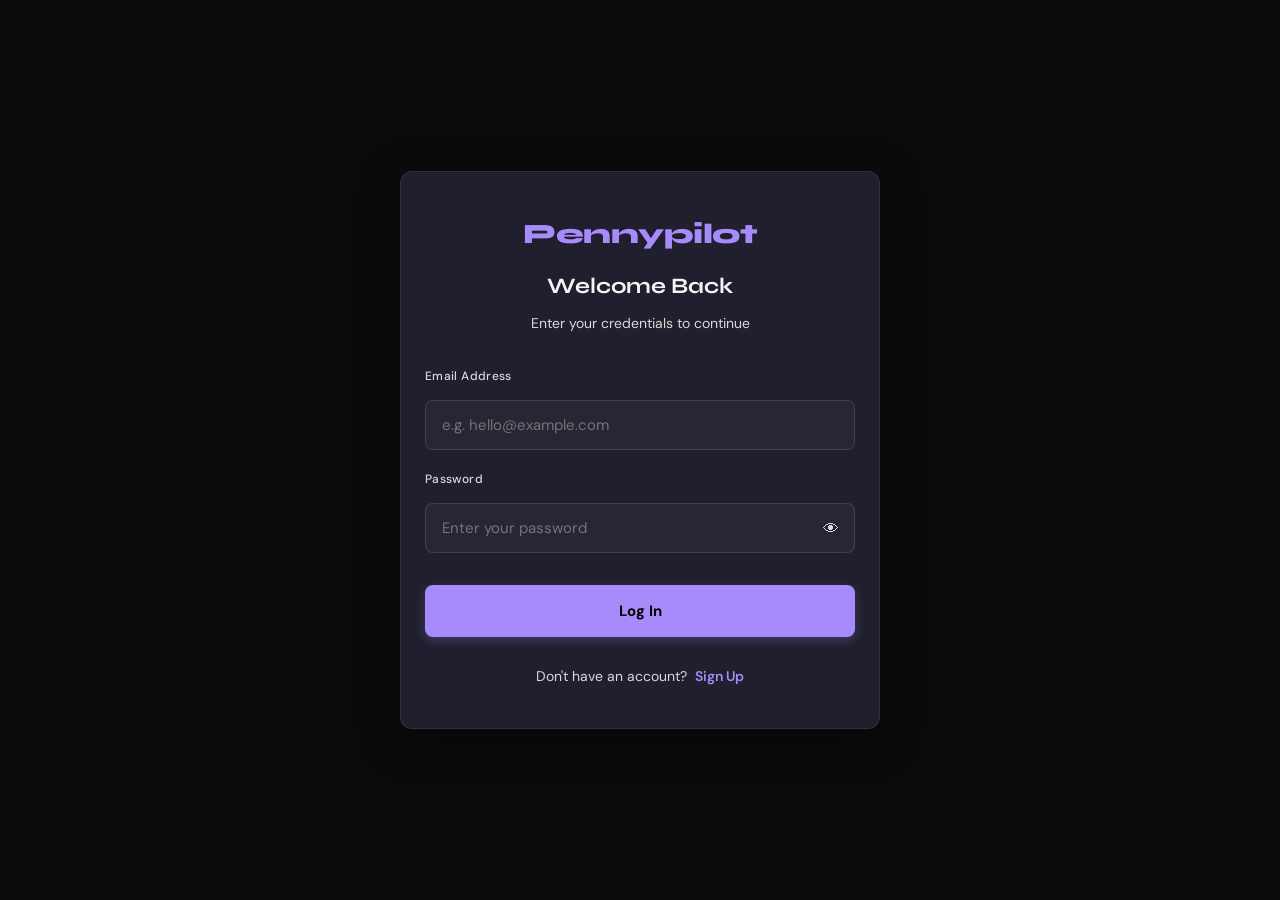
<file: index.html>
<!DOCTYPE html>
<html lang="en">

<head>
  <meta charset="UTF-8" />
  <meta name="viewport" content="width=device-width, initial-scale=1.0" />
  <title>Pennypilot — Financial Planning System</title>
  <link rel="stylesheet" href="styles.css" />
  <link rel="preconnect" href="https://fonts.googleapis.com" />
  <link
    href="https://fonts.googleapis.com/css2?family=Syne:wght@400;600;700;800&family=DM+Sans:wght@300;400;500&display=swap"
    rel="stylesheet" />
  <!-- FontAwesome CDN -->
  <link rel="stylesheet" href="https://cdnjs.cloudflare.com/ajax/libs/font-awesome/6.5.1/css/all.min.css"
    integrity="sha512-DTOQO9RWCH3ppGqcWaEA1BIZOC6xxalwEsw9c2QQeAIftl+Vegovlnee1c9QX4TctnWMn13TZye+giMm8e2LwA=="
    crossorigin="anonymous" referrerpolicy="no-referrer" />
  <!-- Icons8 Line Awesome CDN -->
  <link rel="stylesheet"
    href="https://maxst.icons8.com/vue-static/landings/line-awesome/line-awesome/1.3.0/css/line-awesome.min.css">
</head>

<body>


  <!-- ===== MAIN WRAPPER ===== -->
  <div class="main-wrapper">

    <!-- TOP NAV -->
    <header class="topnav">
      <div class="topnav-left">
        <div class="avatar nav-item" id="menuToggle" aria-label="User Profile" role="button" tabindex="0"
          data-page="profile">AJ</div>
        <div class="greeting-text">
          <span class="greeting-time" id="greetingTime">Good Morning,</span>
          <span class="greeting-name" id="greetingName">AJ Doe</span>
        </div>
      </div>
      <div class="topnav-right">
        <button class="icon-btn nav-item" data-page="support" aria-label="Support Center">
          <span class="notif-icon"><i class="las la-headset"></i></span>
        </button>
        <button class="icon-btn notif-btn nav-item" data-page="alerts" aria-label="Notifications">
          <span class="notif-icon"><i class="las la-bell"></i></span>
          <span class="notif-dot"></span>
        </button>
      </div>
    </header>

    <!-- ===== CONTENT AREA ===== -->
    <main class="content" id="mainContent">

      <!-- ========== PAGE: HOME ========== -->
      <section class="page active" id="page-home">

        <!-- Alert Banner -->
        <div class="alert-banner warning" id="alertBanner" style="display: none;">
          <span class="alert-icon"><i class="las la-exclamation-triangle"></i></span>
          <span>Financial status insights will appear here.</span>
          <button class="alert-dismiss" onclick="this.parentElement.style.display='none'">✕</button>
        </div>

        <!-- Top Cards Grid -->
        <div class="cards-grid cards-grid--top">

          <!-- Balance Card -->
          <div class="card card--balance">
            <div style="display:flex; justify-content:space-between; align-items:center; margin-bottom: 4px;">
              <span class="card-label" style="margin-bottom: 0;">Available Balance</span>
              <div class="status-badge safe" id="financialStatus"
                style="margin-top: 0; font-size: 10px; padding: 2px 8px;">● Safe</div>
            </div>
            <div style="display:flex; justify-content:space-between; align-items:center;">
              <div class="card-amount" id="dashBalance" data-amount="0" style="margin-bottom: 0; line-height: 1;">$
                0</div>
              <button id="toggleBalanceBtn" style="color:var(--text-secondary); font-size:18px;"><i
                  class="las la-eye"></i></button>
            </div>
          </div>

          <!-- Upcoming Cashflow -->
          <div class="card">
            <div class="card-label">Upcoming Cashflow</div>
            <div style="display:flex; justify-content:space-between; margin-bottom: 8px;">
              <div class="card-amount" style="font-size: 14px; font-weight: 500; color: var(--green);"
                id="upcomingIncAmt">+ $ 0</div>
              <div class="card-amount card-amount--warn" style="font-size: 14px; font-weight: 500;" id="upcomingExpAmt">
                - $ 0</div>
            </div>
            <div class="card-sub">Next 7 days</div>
            <ul class="upcoming-list" id="dashUpcomingList">
            </ul>
          </div>

          <!-- Quick Stats -->
          <div class="card">
            <div class="card-label">This Month</div>
            <div class="quick-stats">
              <div class="stat-row">
                <span class="stat-label">Income</span>
                <span class="stat-value income">+ $ 0</span>
              </div>
              <div class="stat-row">
                <span class="stat-label">Expenses</span>
                <span class="stat-value expense">− $ 0</span>
              </div>
              <div class="stat-row stat-row--total">
                <span class="stat-label">Net</span>
                <span class="stat-value">$ 0</span>
              </div>
            </div>
          </div>

        </div>

        <!-- Chart Section -->
        <div class="card chart-card">
          <div class="card-header-row">
            <span class="card-label">Income vs Expenses — Last 6 Weeks</span>
            <span class="chart-legend">
              <span class="legend-dot" style="background:var(--accent)"></span> Income
              <span class="legend-dot" style="background:#f87171"></span> Expenses
            </span>
          </div>
          <div class="chart-container">
            <canvas id="dashChart" width="600" height="200"></canvas>
          </div>
        </div>

        <!-- Savings Snapshot -->
        <div class="card">
          <div class="card-label">Savings Snapshot</div>
          <div class="envelope-mini-list" id="dashEnvelopesList">
          </div>
        </div>

      </section>

      <!-- ========== PAGE: INCOME ========== -->
      <section class="page" id="page-income">

        <div class="card form-card">
          <div class="card-label">Log New Income</div>
          <form id="incomeForm" class="app-form" onsubmit="return false;">
            <div class="form-row">
              <div class="form-group">
                <label for="incomeAmount">Amount ($)</label>
                <input type="number" id="incomeAmount" placeholder="e.g. 150000" min="0" />
              </div>
              <div class="form-group">
                <label for="incomeSource">Source</label>
                <select id="incomeSource">
                  <option value="">Select source</option>
                  <option>Freelance / Contract</option>
                  <option>Client Payment</option>
                  <option>Business Revenue</option>
                  <option>Rental Income</option>
                  <option>Dividends</option>
                  <option>Other</option>
                </select>
              </div>
            </div>
            <div class="form-row">
              <div class="form-group">
                <label for="incomeDate">Date</label>
                <input type="date" id="incomeDate" />
              </div>
              <div class="form-group">
                <label for="incomeNotes">Notes (optional)</label>
                <input type="text" id="incomeNotes" placeholder="e.g. Project X milestone" />
              </div>
            </div>
            <button type="button" class="btn btn--primary" onclick="addIncome()">+ Add Income</button>
          </form>
        </div>

        <div class="card">
          <div class="card-label">Income History</div>
          <div class="table-wrapper">
            <table class="data-table" id="incomeTable">
              <thead>
                <tr>
                  <th>Date</th>
                  <th>Source</th>
                  <th>Amount</th>
                  <th>Notes</th>
                  <th>Actions</th>
                </tr>
              </thead>
              <tbody id="incomeTableBody">
              </tbody>
            </table>
          </div>
        </div>

      </section>

      <!-- ========== PAGE: EXPENSES ========== -->
      <section class="page" id="page-expenses">

        <div class="card form-card">
          <div class="card-label">Add Expense</div>
          <form class="app-form" onsubmit="return false;">
            <div class="form-row">
              <div class="form-group">
                <label for="expenseName">Expense Name</label>
                <input type="text" id="expenseName" placeholder="e.g. Rent" />
              </div>
              <div class="form-group">
                <label for="expenseAmount">Amount ($)</label>
                <input type="number" id="expenseAmount" placeholder="e.g. 60000" />
              </div>
            </div>
            <div class="form-row">
              <div class="form-group">
                <label for="expenseDue">Due Date</label>
                <input type="date" id="expenseDue" />
              </div>
              <div class="form-group">
                <label for="expenseCategory">Category</label>
                <select id="expenseCategory">
                  <option>Housing</option>
                  <option>Food</option>
                  <option>Transport</option>
                  <option>Utilities</option>
                  <option>Subscriptions</option>
                  <option>Healthcare</option>
                  <option>Other</option>
                </select>
              </div>
            </div>
            <div class="form-row form-row--check">
              <label class="toggle-label">
                <input type="checkbox" id="isRecurring" class="toggle-input" />
                <span class="toggle-switch"></span>
                Recurring expense
              </label>
            </div>
            <button type="button" class="btn btn--primary" onclick="addExpense()">+ Add Expense</button>
          </form>
        </div>

        <!-- Expense Timeline -->
        <div class="card">
          <div class="card-label">Upcoming Expenses</div>
          <div class="expense-list" id="expenseList">
          </div>
        </div>

      </section>

      <!-- ========== PAGE: SAVINGS ENVELOPES ========== -->
      <section class="page" id="page-savings">

        <div class="page-actions">
          <button class="btn btn--primary" onclick="openEnvelopeModal()">+ Create Envelope</button>
        </div>

        <div class="envelopes-grid" id="envelopesGrid">
        </div>

        <!-- Create Envelope Modal -->
        <div class="modal-overlay" id="envelopeModal">
          <div class="modal">
            <div class="modal-header">
              <span class="card-label">New Savings Envelope</span>
              <button class="modal-close" onclick="closeEnvelopeModal()">✕</button>
            </div>
            <form class="app-form" onsubmit="return false;">
              <div style="display: flex; gap: 12px; margin-bottom: -4px;">
                <div class="form-group" style="flex: 2;">
                  <label for="envName">Envelope Name</label>
                  <input type="text" id="envName" placeholder="e.g. Car Fund" />
                </div>
                <div class="form-group" style="flex: 1;">
                  <label for="envIcon">Icon</label>
                  <select id="envIcon">
                    <option value="bank">Bank</option>
                    <option value="goal">Goal</option>
                    <option value="home">Home</option>
                    <option value="car">Car</option>
                    <option value="tech">Tech</option>
                    <option value="health">Health</option>
                    <option value="education">Education</option>
                    <option value="business">Business</option>
                  </select>
                </div>
              </div>
              <div style="display: flex; gap: 12px; margin-bottom: 2px;">
                <div class="form-group" style="flex: 1;">
                  <label for="envTarget">Target Amount ($)</label>
                  <input type="number" id="envTarget" placeholder="e.g. 500000" />
                </div>
                <div class="form-group" style="flex: 1;">
                  <label for="envInitial">Initial Amount ($)</label>
                  <input type="number" id="envInitial" placeholder="e.g. 0" />
                </div>
              </div>
              <div style="display: flex; gap: 12px;">
                <button type="button" class="btn btn--ghost" style="flex: 1;"
                  onclick="closeEnvelopeModal()">Cancel</button>
                <button type="button" class="btn btn--primary" style="flex: 1;"
                  onclick="createEnvelope()">Create</button>
              </div>
            </form>
          </div>
        </div>

      </section>

      <!-- ========== PAGE: ALERTS ========== -->
      <section class="page" id="page-alerts">

        <div class="alerts-list">

          <div class="alert-card alert-card--warning">
            <div class="alert-card-icon"><i class="las la-exclamation-triangle"></i></div>
            <div class="alert-card-body">
              <div class="alert-card-title">Low Balance Warning</div>
              <div class="alert-card-msg">Your balance may not cover next week's expenses. Review your spending plan.
              </div>
              <div class="alert-card-time">Today, 9:12 AM</div>
            </div>
            <button class="alert-dismiss-card" onclick="dismissAlert(this)">✕</button>
          </div>

          <div class="alert-card alert-card--warning">
            <div class="alert-card-icon"><i class="las la-exclamation-triangle"></i></div>
            <div class="alert-card-body">
              <div class="alert-card-title">Recurring Expense Due Soon</div>
              <div class="alert-card-msg">Rent of $60,000 is due in 8 days. Ensure funds are available.</div>
              <div class="alert-card-time">Yesterday, 11:00 AM</div>
            </div>
            <button class="alert-dismiss-card" onclick="dismissAlert(this)">✕</button>
          </div>

          <div class="alert-card alert-card--info">
            <div class="alert-card-icon"><i class="las la-info-circle"></i></div>
            <div class="alert-card-body">
              <div class="alert-card-title">Income Trend</div>
              <div class="alert-card-msg">Your income has been irregular over the past 4 weeks. Consider setting a
                minimum monthly target.</div>
              <div class="alert-card-time">Mon, Apr 21</div>
            </div>
            <button class="alert-dismiss-card" onclick="dismissAlert(this)">✕</button>
          </div>

          <div class="alert-card alert-card--success">
            <div class="alert-card-icon"><i class="las la-check-circle"></i></div>
            <div class="alert-card-body">
              <div class="alert-card-title">Savings Goal Progress</div>
              <div class="alert-card-msg">You're 40% toward your Emergency Fund goal. Keep it up!</div>
              <div class="alert-card-time">Sun, Apr 20</div>
            </div>
            <button class="alert-dismiss-card" onclick="dismissAlert(this)">✕</button>
          </div>

          <div class="alert-card alert-card--success">
            <div class="alert-card-icon"><i class="las la-check-circle"></i></div>
            <div class="alert-card-body">
              <div class="alert-card-title">Income Logged</div>
              <div class="alert-card-msg">$200,000 from Freelance was successfully logged for April 15.</div>
              <div class="alert-card-time">Tue, Apr 15</div>
            </div>
            <button class="alert-dismiss-card" onclick="dismissAlert(this)">✕</button>
          </div>

        </div>

      </section>

      <!-- ========== PAGE: WEEKLY SUMMARY ========== -->
      <section class="page" id="page-summary">

        <div class="cards-grid cards-grid--top">
          <div class="card card--income-sum">
            <div class="card-label">Total Income</div>
            <div class="card-amount" id="summaryTotalIncome">$ 0</div>
            <div class="card-sub trend-up" id="summaryIncomeTrend">↑ 0% vs last week</div>
          </div>
          <div class="card card--expense-sum">
            <div class="card-label">Total Expenses</div>
            <div class="card-amount card-amount--warn" id="summaryTotalExpense">$ 0</div>
            <div class="card-sub trend-down" id="summaryExpenseTrend">↓ 0% vs last week</div>
          </div>
          <div class="card">
            <div class="card-label">Net Balance</div>
            <div class="card-amount" id="summaryNetBalance">$ 0</div>
            <div class="card-sub trend-up" id="summaryNetTrend">↑ Good standing</div>
          </div>
        </div>

        <!-- Weekly Chart -->
        <div class="card chart-card">
          <div class="card-label">Weekly Breakdown (Mon–Sun)</div>
          <div class="chart-container">
            <canvas id="weeklyChart" width="600" height="200"></canvas>
          </div>
        </div>

        <!-- Plain Language Insights -->
        <div class="card">
          <div class="card-label">AI Insights</div>
          <ul class="insights-list" id="summaryInsightsList">
          </ul>
        </div>

      </section>

      <!-- ========== PAGE: BUDGET ========== -->
      <section class="page" id="page-budget" style="position: relative;">

        <!-- Locked Overlay for Free Users -->
        <div id="budgetLockedOverlay" class="locked-overlay" onclick="showPremiumModal()">
          <div class="locked-content">
            <i class="las la-lock" style="font-size: 48px; color: var(--accent); margin-bottom: 12px;"></i>
            <h3>Premium Feature</h3>
            <p style="color: var(--text-secondary); margin-top: 8px;">Upgrade to unlock the Budget Planner</p>
            <button class="btn btn--primary" style="margin-top: 16px;">Unlock Now</button>
          </div>
        </div>

        <div id="budgetContent">

          <!-- Balance Overview Card (linked to dashboard) -->
          <div class="card card--balance" style="margin-bottom: 12px; padding: 16px;">
            <div style="display: flex; justify-content: space-between; align-items: flex-start; margin-bottom: 12px;">
              <div>
                <div class="card-label" style="margin-bottom: 4px;">Available Balance</div>
                <div style="font-family: var(--font-display); font-size: 26px; font-weight: 700;" id="budgetBalanceDisplay">$ 0</div>
                <div style="font-size: 11px; color: var(--text-muted); margin-top: 2px;">from your dashboard</div>
              </div>
              <div style="text-align: right;">
                <div class="card-label" style="margin-bottom: 4px;">Unallocated</div>
                <div style="font-family: var(--font-display); font-size: 20px; font-weight: 700;" id="budgetUnallocated">$ 0</div>
                <div style="font-size: 11px; margin-top: 2px;" id="budgetUnallocatedLabel">ready to assign</div>
              </div>
            </div>
            <!-- Balance allocation bar -->
            <div style="margin-bottom: 6px;">
              <div style="display: flex; justify-content: space-between; font-size: 11px; color: var(--text-secondary); margin-bottom: 5px;">
                <span id="budgetAllocLabel">Budgeted: $0</span>
                <span id="budgetAllocPct">0% of balance</span>
              </div>
              <div class="progress-bar progress-bar--lg">
                <div class="progress-fill" id="budgetAllocFill" style="width: 0%;"></div>
              </div>
            </div>
            <div id="budgetOverAllocWarning" style="display: none; margin-top: 10px; padding: 8px 10px; background: var(--red-bg); border: 1px solid rgba(248,113,113,0.3); border-radius: 6px; font-size: 12px; color: var(--red);">
              <i class="las la-exclamation-triangle"></i> Your total budget exceeds your current balance. Consider reducing some limits.
            </div>
          </div>

          <!-- Month selector + Add -->
          <div style="display: flex; justify-content: space-between; align-items: center; margin-bottom: 10px;">
            <select id="budgetMonthSelector" onchange="renderBudget()"
              style="padding: 4px 10px; border-radius: var(--radius-sm); border: 1px solid var(--border); background: var(--surface); color: var(--text-primary); font-size: 13px;">
            </select>
            <button class="btn btn--primary btn--sm" onclick="openAddBudgetModal()" style="gap: 5px;">
              <i class="las la-plus"></i> Add Budget
            </button>
          </div>

          <!-- Spent this month summary -->
          <div style="display: flex; gap: 8px; margin-bottom: 12px;">
            <div class="card" style="flex: 1; padding: 10px 12px; margin-bottom: 0; text-align: center;">
              <div class="card-label" style="margin-bottom: 3px; font-size: 10px;">Budgeted</div>
              <div style="font-family: var(--font-display); font-size: 15px; font-weight: 700;" id="budgetTotalPlanned">$0</div>
            </div>
            <div class="card" style="flex: 1; padding: 10px 12px; margin-bottom: 0; text-align: center;">
              <div class="card-label" style="margin-bottom: 3px; font-size: 10px;">Spent</div>
              <div style="font-family: var(--font-display); font-size: 15px; font-weight: 700; color: var(--amber);" id="budgetTotalSpent">$0</div>
            </div>
            <div class="card" style="flex: 1; padding: 10px 12px; margin-bottom: 0; text-align: center;">
              <div class="card-label" style="margin-bottom: 3px; font-size: 10px;">Left in Budgets</div>
              <div style="font-family: var(--font-display); font-size: 15px; font-weight: 700; color: var(--green);" id="budgetTotalRemaining">$0</div>
            </div>
          </div>

          <!-- Category Budget List -->
          <div class="card" style="padding: 0; overflow: hidden;">
            <div style="display: flex; justify-content: space-between; align-items: center; padding: 12px 16px; border-bottom: 1px solid var(--border);">
              <div class="card-label" style="margin: 0;">Spending Budgets</div>
              <span style="font-size: 11px; color: var(--text-muted);" id="budgetCategoryCount">0 budgets</span>
            </div>
            <div id="budgetCategoryList"></div>
            <div id="budgetEmptyState" style="display: none; padding: 28px 16px; text-align: center;">
              <i class="las la-wallet" style="font-size: 34px; color: var(--text-muted); margin-bottom: 8px; display: block;"></i>
              <p style="color: var(--text-muted); font-size: 13px; line-height: 1.5;">No budgets yet.<br>Tap <strong>Add Budget</strong> to start allocating your <span id="budgetEmptyBalance">$ 0</span>.</p>
            </div>
          </div>

        </div>

        <!-- Add / Edit Budget Modal -->
        <div class="modal-overlay" id="editBudgetModal">
          <div class="modal">
            <div class="modal-header">
              <span class="card-label" id="budgetModalTitle">Add Budget</span>
              <button class="modal-close" onclick="closeBudgetModal()">✕</button>
            </div>
            <!-- Balance hint inside modal -->
            <div id="budgetModalBalanceHint" style="background: var(--accent-dim); border: 1px solid var(--accent-glow); border-radius: 8px; padding: 10px 12px; margin-bottom: 14px; font-size: 12px; color: var(--accent); display: flex; justify-content: space-between;">
              <span>Your balance</span>
              <strong id="budgetModalBalanceVal">$ 0</strong>
            </div>
            <div id="budgetModalUnallocatedHint" style="background: var(--green-bg); border: 1px solid rgba(74,222,128,0.2); border-radius: 8px; padding: 10px 12px; margin-bottom: 14px; font-size: 12px; color: var(--green); display: flex; justify-content: space-between;">
              <span>Unallocated</span>
              <strong id="budgetModalUnallocVal">$ 0</strong>
            </div>
            <form class="app-form" id="budgetForm" onsubmit="return false;" style="gap: 14px;">
              <div class="form-group">
                <label for="budgetCategorySelect">Category</label>
                <select id="budgetCategorySelect">
                  <option value="">— Select category —</option>
                  <option value="Housing">🏠 Housing</option>
                  <option value="Food">🍔 Food</option>
                  <option value="Transport">🚗 Transport</option>
                  <option value="Utilities">💡 Utilities</option>
                  <option value="Subscriptions">📺 Subscriptions</option>
                  <option value="Healthcare">❤️ Healthcare</option>
                  <option value="Education">📚 Education</option>
                  <option value="Entertainment">🎬 Entertainment</option>
                  <option value="Shopping">🛍️ Shopping</option>
                  <option value="Savings">💰 Savings</option>
                  <option value="Other">📌 Other</option>
                </select>
              </div>
              <div class="form-group">
                <label for="budgetLimitInput">Monthly Limit</label>
                <input type="number" id="budgetLimitInput" placeholder="e.g. 500" min="1" step="1">
              </div>
              <input type="hidden" id="budgetEditKey">
            </form>
            <div style="display: flex; gap: 10px; margin-top: 16px;">
              <button type="button" class="btn btn--ghost" style="flex: 1;" onclick="closeBudgetModal()">Cancel</button>
              <button type="button" class="btn btn--primary" style="flex: 1;" onclick="saveBudgetItem()">Save Budget</button>
            </div>
          </div>
        </div>

        <!-- Record Spending Modal -->
        <div class="modal-overlay" id="recordSpendingModal">
          <div class="modal">
            <div class="modal-header">
              <span class="card-label">Record Spending</span>
              <button class="modal-close" onclick="closeSpendingModal()">✕</button>
            </div>
            <div id="spendingContextCard" style="background: var(--accent-dim); border: 1px solid var(--accent-glow); border-radius: 8px; padding: 10px 14px; margin-bottom: 14px; display: flex; justify-content: space-between; align-items: center;">
              <div>
                <div style="font-size: 11px; color: var(--text-muted);">Category</div>
                <div style="font-size: 14px; font-weight: 600;" id="spendingCatLabel">—</div>
              </div>
              <div style="text-align: right;">
                <div style="font-size: 11px; color: var(--text-muted);">Remaining Budget</div>
                <div style="font-size: 14px; font-weight: 600; color: var(--green);" id="spendingRemainingLabel">$ 0</div>
              </div>
            </div>
            <form class="app-form" onsubmit="return false;" style="gap: 14px;">
              <div class="form-group">
                <label for="spendingAmountInput">Amount Spent</label>
                <input type="number" id="spendingAmountInput" placeholder="e.g. 120" min="0.01" step="0.01">
              </div>
              <div class="form-group">
                <label for="spendingDescInput">Description (optional)</label>
                <input type="text" id="spendingDescInput" placeholder="e.g. Electricity bill">
              </div>
              <div class="form-group">
                <label for="spendingDateInput">Date</label>
                <input type="date" id="spendingDateInput">
              </div>
              <input type="hidden" id="spendingCatKey">
            </form>
            <div style="display: flex; gap: 10px; margin-top: 16px;">
              <button type="button" class="btn btn--ghost" style="flex: 1;" onclick="closeSpendingModal()">Cancel</button>
              <button type="button" class="btn btn--primary" style="flex: 1;" onclick="approveSpending()">
                <i class="las la-check"></i> Approve &amp; Record
              </button>
            </div>
          </div>
        </div>

      </section>


      <!-- ========== PAGE: SUPPORT ========== -->
      <section class="page" id="page-support">
        <div class="card">
          <div class="card-label">Support Center</div>
          <p style="color: var(--text-secondary); font-size: 14px;">Contact support or view FAQs here.</p>
        </div>
      </section>

      <!-- ========== PAGE: PROFILE ========== -->
      <section class="page" id="page-profile">
        <div class="profile-header card">
          <div class="profile-image-wrapper">
            <div class="avatar-large" id="profileAvatar">AJ</div>
            <label class="profile-image-upload" for="profileImageInput">
              <span><i class="las la-camera"></i></span>
              <input type="file" id="profileImageInput" accept="image/*" style="display:none;">
            </label>
          </div>
          <h2 class="profile-display-name" id="profileDisplayName">User Fullname</h2>
        </div>

        <div class="card form-card">
          <div class="card-label">Profile Details</div>
          <form class="app-form" onsubmit="return false;">
            <div class="form-row">
              <div class="form-group">
                <label for="profileFullName">Full Name</label>
                <input type="text" id="profileFullName" readonly />
              </div>
              <div class="form-group">
                <label for="profileNickname">Nickname</label>
                <input type="text" id="profileNickname" readonly />
              </div>
            </div>
            <div class="form-row">
              <div class="form-group">
                <label for="profileMobile">Mobile Number</label>
                <input type="tel" id="profileMobile" readonly />
              </div>
              <div class="form-group">
                <label for="profileEmail">Email</label>
                <input type="email" id="profileEmail" readonly />
              </div>
            </div>
            <div class="form-row">
              <div class="form-group">
                <label for="profileGender">Gender</label>
                <select id="profileGender" disabled>
                  <option value="">Select Gender</option>
                  <option value="Male">Male</option>
                  <option value="Female">Female</option>
                  <option value="Other">Other</option>
                  <option value="Prefer not to say">Prefer not to say</option>
                </select>
              </div>
              <div class="form-group">
                <label for="profileDob">Date of Birth</label>
                <input type="date" id="profileDob" readonly />
              </div>
            </div>
            <div class="form-row">
              <div class="form-group" style="width: 100%;">
                <label for="profileAddress">Address</label>
                <input type="text" id="profileAddress" readonly />
              </div>
            </div>
          </form>
        </div>

        <div class="card form-card" style="margin-top: 16px;">
          <div class="card-label">App Settings</div>
          <form class="app-form" onsubmit="return false;">
            <div class="form-row">
              <div class="form-group">
                <label for="settingTheme">Display Theme</label>
                <select id="settingTheme" onchange="updateSettings()">
                  <option value="dark">Dark Mode</option>
                  <option value="light">Light Mode</option>
                </select>
              </div>
              <div class="form-group">
                <label for="settingCurrency">Currency Symbol</label>
                <select id="settingCurrency" onchange="updateSettings()">
                  <option value="$">Dollar ($)</option>
                  <option value="€">Euro (€)</option>
                  <option value="£">Pound (£)</option>
                  <option value="₦">Naira (₦)</option>
                  <option value="¥">Yen (¥)</option>
                </select>
              </div>
            </div>
          </form>
        </div>

        <div style="margin-top: 24px; padding-bottom: 24px;">
          <button class="btn btn--danger"
            style="width: 100%; padding: 14px; font-size: 15px; font-weight: 600; justify-content: center; border-radius: var(--radius-sm); border: 1px solid rgba(248,113,113,0.3); background: rgba(248,113,113,0.05);"
            onclick="handleLogout()">Log Out</button>
        </div>

      </section>

    </main>

    <!-- BOTTOM NAV -->
    <nav class="bottom-nav" id="bottomNav">
      <a href="#" class="nav-item active" data-page="home">
        <span class="nav-icon"><i class="las la-home"></i></span>
        <span class="nav-label">Home</span>
      </a>
      <a href="#" class="nav-item" data-page="income">
        <span class="nav-icon"><i class="las la-arrow-circle-down"></i></span>
        <span class="nav-label">Income</span>
      </a>
      <a href="#" class="nav-item" data-page="expenses">
        <span class="nav-icon"><i class="las la-arrow-circle-up"></i></span>
        <span class="nav-label">Expenses</span>
      </a>
      <a href="#" class="nav-item" data-page="savings">
        <span class="nav-icon"><i class="fa-solid fa-piggy-bank"></i></span>
        <span class="nav-label">Savings</span>
      </a>
      <a href="#" class="nav-item" data-page="budget">
        <span class="nav-icon"><i class="las la-chart-pie"></i></span>
        <span class="nav-label">Budget</span>
      </a>
      <a href="#" class="nav-item" data-page="summary">
        <span class="nav-icon"><i class="fa-solid fa-list-check"></i></span>
        <span class="nav-label">Summary</span>
      </a>
    </nav>
  </div>
  <!-- Premium Upgrade Modal -->
  <div class="modal-overlay" id="premiumModal">
    <div class="modal premium-modal"
      style="background: linear-gradient(to bottom, #1f1f2e, var(--surface)); border: 1px solid var(--accent); text-align: center; padding: 32px 24px;">
      <div style="font-size: 48px; margin-bottom: 16px;">🚀</div>
      <h2 style="margin-bottom: 12px; color: #fff;">Unlock Smarter Money Management</h2>
      <p style="color: var(--text-secondary); font-size: 14px; margin-bottom: 24px; line-height: 1.5;">
        You've mastered tracking your cash flow! Now, take total control of your finances. Upgrade to Premium to unlock
        our powerful Budget Planner to set monthly limits, track category spending, and never overspend again.
      </p>
      <button class="btn btn--primary"
        style="width: 100%; margin-bottom: 12px; justify-content: center; font-size: 16px; padding: 14px; background: linear-gradient(135deg, var(--accent), #d8b4fe);"
        onclick="upgradeToPremium()">
        Upgrade to Premium ($2/mo)
      </button>
      <button class="btn btn--ghost" style="width: 100%; justify-content: center; font-size: 14px;"
        onclick="closePremiumModal()">
        Maybe later
      </button>
    </div>
  </div>

  <script src="script.js"></script>
</body>

</html>
</file>
<file: styles.css>
/* =============================================
   Pennypilot — Financial Planning System
   styles.css
   ============================================= */

/* ---- CSS Variables ---- */
:root {
  --bg-primary: #0B0B0B;
  --bg-card: #1F1F2E;
  --bg-card-hover: #252538;
  --accent: #A78BFA;
  --accent-dim: rgba(167, 139, 250, 0.15);
  --accent-glow: rgba(167, 139, 250, 0.25);
  --text-primary: #F4F4F5;
  --text-secondary: #d9d9d9;
  --text-muted: #6B7280;
  --border: rgba(255, 255, 255, 0.07);
  --border-strong: rgba(255, 255, 255, 0.12);
  --input-bg: rgba(255, 255, 255, 0.04);
  --toggle-bg: rgba(255, 255, 255, 0.1);

  --green: #4ADE80;
  --green-bg: rgba(74, 222, 128, 0.1);
  --amber: #FBBF24;
  --amber-bg: rgba(251, 191, 36, 0.1);
  --red: #F87171;
  --red-bg: rgba(248, 113, 113, 0.1);
  --blue: #60A5FA;
  --blue-bg: rgba(96, 165, 250, 0.1);

  --sidebar-width: 240px;
  --topnav-height: 60px;
  --radius: 12px;
  --radius-sm: 8px;
  --shadow: 0 4px 24px rgba(0, 0, 0, 0.4);
  --shadow-sm: 0 2px 8px rgba(0, 0, 0, 0.3);
  --transition: 0.2s ease;

  --font-display: 'Syne', sans-serif;
  --font-body: 'DM Sans', sans-serif;
}

body[data-theme="light"] {
  --bg-primary: #F3F4F6;
  --bg-card: #FFFFFF;
  --bg-card-hover: #F9FAFB;
  --accent: #7C3AED;
  --accent-dim: rgba(124, 58, 237, 0.1);
  --accent-glow: rgba(124, 58, 237, 0.2);
  --text-primary: #111827;
  --text-secondary: #4B5563;
  --text-muted: #9CA3AF;
  --border: rgba(0, 0, 0, 0.08);
  --border-strong: rgba(0, 0, 0, 0.15);
  --input-bg: rgba(0, 0, 0, 0.04);
  --toggle-bg: rgba(0, 0, 0, 0.1);

  --green: #10B981;
  --green-bg: rgba(16, 185, 129, 0.1);
  --amber: #F59E0B;
  --amber-bg: rgba(245, 158, 11, 0.1);
  --red: #EF4444;
  --red-bg: rgba(239, 68, 68, 0.1);
  --blue: #3B82F6;
  --blue-bg: rgba(59, 130, 246, 0.1);

  --shadow: 0 4px 20px rgba(0, 0, 0, 0.06);
  --shadow-sm: 0 2px 8px rgba(0, 0, 0, 0.04);
}

/* ---- Reset & Base ---- */
*,
*::before,
*::after {
  box-sizing: border-box;
  margin: 0;
  padding: 0;
}

html {
  font-size: 16px;
  scroll-behavior: smooth;
}

body {
  background: var(--bg-primary);
  color: var(--text-primary);
  font-family: var(--font-body);
  font-weight: 400;
  line-height: 1.6;
  min-height: 100vh;
  overflow-x: hidden;
}

a {
  text-decoration: none;
  color: inherit;
}

button {
  cursor: pointer;
  border: none;
  background: none;
  font-family: inherit;
}

input,
select,
textarea {
  font-family: inherit;
}

ul {
  list-style: none;
}

/* =============================================
   LAYOUT
   ============================================= */



/* Main Wrapper */
.main-wrapper {
  width: 100%;
  max-width: 480px;
  /* Enforce mobile width */
  margin: 0 auto;
  min-height: 100vh;
  display: flex;
  flex-direction: column;
  background: var(--bg-primary);
  position: relative;
  box-shadow: 0 0 30px rgba(0, 0, 0, 0.8);
}

/* Top Nav */
.topnav {
  height: var(--topnav-height);
  background: var(--bg-primary);
  border-bottom: 1px solid var(--border);
  display: flex;
  align-items: center;
  justify-content: space-between;
  padding: 0 24px;
  position: sticky;
  top: 0;
  z-index: 50;
}

.topnav-left {
  display: flex;
  align-items: center;
  gap: 16px;
}

.greeting-text {
  display: flex;
  flex-direction: column;
  justify-content: center;
}

.greeting-time {
  font-size: 11px;
  color: var(--text-secondary);
}

.greeting-name {
  font-size: 14px;
  font-weight: 700;
  color: var(--text-primary);
}

.topnav-right {
  display: flex;
  align-items: center;
  gap: 12px;
}

.icon-btn {
  width: 36px;
  height: 36px;
  border-radius: 50%;
  background: var(--bg-card);
  display: grid;
  place-items: center;
  color: var(--text-secondary);
  font-size: 16px;
  border: 1px solid var(--border);
  position: relative;
  transition: border-color var(--transition);
}

.icon-btn:hover {
  border-color: var(--accent);
  color: var(--accent);
}

.notif-dot {
  position: absolute;
  top: 6px;
  right: 6px;
  width: 8px;
  height: 8px;
  background: var(--red);
  border-radius: 50%;
  border: 2px solid var(--bg-primary);
}

.avatar {
  width: 36px;
  height: 36px;
  border-radius: 50%;
  background: var(--accent-dim);
  color: var(--accent);
  font-size: 12px;
  font-weight: 700;
  display: grid;
  place-items: center;
  border: 1px solid var(--accent-glow);
}

/* Content */
.content {
  flex: 1;
  padding: 12px 16px 90px 16px;
  width: 100%;
}

/* Bottom Nav */
.bottom-nav {
  position: fixed;
  bottom: 0;
  left: 50%;
  transform: translateX(-50%);
  width: 100%;
  max-width: 480px;
  height: 70px;
  background: var(--bg-card);
  border-top: 1px solid var(--border);
  display: flex;
  justify-content: space-around;
  align-items: center;
  z-index: 1000;
  padding: 0 10px;
}

.bottom-nav .nav-item {
  display: flex;
  flex-direction: column;
  align-items: center;
  justify-content: center;
  color: var(--text-secondary);
  font-size: 11px;
  gap: 4px;
  flex: 1;
  text-align: center;
  padding: 6px 0;
  border-radius: 12px;
  transition: all 0.3s ease;
}

.bottom-nav .nav-item:hover {
  color: var(--text-primary);
}

.bottom-nav .nav-item.active {
  color: var(--accent);
  background: var(--accent-dim);
}

.bottom-nav .nav-icon {
  font-size: 20px;
  margin-bottom: 2px;
}

.bottom-nav .nav-label {
  font-weight: 500;
  white-space: nowrap;
}

/* Pages */
.page {
  display: none;
  opacity: 0;
}

.page.active {
  display: block;
  animation: pageFadeIn 0.3s ease forwards;
}

@keyframes pageFadeIn {
  from {
    opacity: 0;
    transform: translateY(10px);
  }

  to {
    opacity: 1;
    transform: translateY(0);
  }
}

/* =============================================
   PROFILE PAGE
   ============================================= */

.profile-header {
  display: flex;
  flex-direction: column;
  align-items: center;
  padding: 32px 20px;
  text-align: center;
}

.profile-image-wrapper {
  position: relative;
  margin-bottom: 16px;
}

.avatar-large {
  width: 96px;
  height: 96px;
  background: var(--accent-dim);
  color: var(--accent);
  border-radius: 50%;
  display: grid;
  place-items: center;
  font-size: 32px;
  font-weight: 700;
  overflow: hidden;
  border: 3px solid var(--bg-primary);
  box-shadow: 0 4px 12px rgba(0, 0, 0, 0.1);
  background-size: cover;
  background-position: center;
}

.profile-image-upload {
  position: absolute;
  bottom: 0;
  right: 0;
  width: 32px;
  height: 32px;
  background: var(--bg-card);
  border: 1px solid var(--border);
  border-radius: 50%;
  display: flex;
  align-items: center;
  justify-content: center;
  cursor: pointer;
  box-shadow: 0 2px 8px rgba(0, 0, 0, 0.2);
  transition: transform var(--transition);
}

.profile-image-upload:hover {
  transform: scale(1.1);
}

.profile-display-name {
  font-family: var(--font-display);
  font-size: 24px;
  font-weight: 700;
  color: var(--text-primary);
  margin: 0;
}

/* =============================================
   CARDS
   ============================================= */

.card {
  background: var(--bg-card);
  border: 1px solid var(--border);
  border-radius: var(--radius);
  padding: 16px;
  box-shadow: var(--shadow-sm);
  margin-bottom: 12px;
}

.card-label {
  font-family: var(--font-display);
  font-size: 11px;
  font-weight: 600;
  letter-spacing: 0.08em;
  text-transform: uppercase;
  color: var(--text-muted);
  margin-bottom: 8px;
}

.card-header-row {
  display: flex;
  align-items: center;
  justify-content: space-between;
  flex-wrap: wrap;
  gap: 8px;
  margin-bottom: 16px;
}

.card-amount {
  font-family: var(--font-display);
  font-size: 28px;
  font-weight: 700;
  letter-spacing: -0.5px;
  margin-bottom: 2px;
}

.card-amount--warn {
  color: var(--amber);
}

.card-sub {
  font-size: 11px;
  color: var(--text-muted);
  margin-bottom: 8px;
}

/* Balance Card */
.card--balance {
  background: linear-gradient(135deg, var(--bg-card) 0%, var(--accent-dim) 100%);
  border-color: var(--accent-glow);
  padding: 12px 16px;
}

/* Grid */
.cards-grid {
  display: grid;
  gap: 12px;
  margin-bottom: 16px;
}

.cards-grid--top {
  grid-template-columns: repeat(auto-fit, minmax(260px, 1fr));
}

/* Status Badge */
.status-badge {
  display: inline-flex;
  align-items: center;
  gap: 5px;
  font-size: 12px;
  font-weight: 600;
  padding: 4px 10px;
  border-radius: 99px;
  margin-top: 6px;
}

.status-badge.safe {
  background: var(--green-bg);
  color: var(--green);
  border: 1px solid rgba(74, 222, 128, 0.2);
}

.status-badge.warning {
  background: var(--amber-bg);
  color: var(--amber);
  border: 1px solid rgba(251, 191, 36, 0.2);
}

.status-badge.risk {
  background: var(--red-bg);
  color: var(--red);
  border: 1px solid rgba(248, 113, 113, 0.2);
}

/* Quick Stats */
.quick-stats {
  display: flex;
  flex-direction: column;
  gap: 10px;
}

.stat-row {
  display: flex;
  justify-content: space-between;
  align-items: center;
  font-size: 14px;
}

.stat-row--total {
  border-top: 1px solid var(--border);
  padding-top: 10px;
  font-weight: 600;
}

.stat-label {
  color: var(--text-secondary);
}

.stat-value {
  font-weight: 500;
}

.stat-value.income {
  color: var(--green);
}

.stat-value.expense {
  color: var(--red);
}

/* Upcoming List */
.upcoming-list {
  display: flex;
  flex-direction: column;
  gap: 8px;
  margin-top: 4px;
}

.upcoming-list li {
  display: flex;
  justify-content: space-between;
  font-size: 13px;
  color: var(--text-secondary);
  padding: 6px 0;
  border-bottom: 1px solid var(--border);
}

.upcoming-list li:last-child {
  border-bottom: none;
}

.upcoming-list li span:last-child {
  color: var(--text-primary);
  font-weight: 500;
}

/* =============================================
   ALERT BANNER
   ============================================= */

.alert-banner {
  display: flex;
  align-items: center;
  gap: 10px;
  padding: 10px 14px;
  border-radius: var(--radius-sm);
  font-size: 13px;
  margin-bottom: 12px;
  border: 1px solid;
}

.alert-banner.warning {
  background: var(--amber-bg);
  border-color: rgba(251, 191, 36, 0.25);
  color: var(--amber);
}

.alert-banner.success {
  background: var(--green-bg);
  border-color: rgba(74, 222, 128, 0.25);
  color: var(--green);
}

.alert-icon {
  font-size: 16px;
  flex-shrink: 0;
}

.alert-dismiss {
  margin-left: auto;
  color: inherit;
  opacity: 0.6;
  font-size: 12px;
  padding: 2px 5px;
  border-radius: 4px;
  transition: opacity var(--transition);
  flex-shrink: 0;
}

.alert-dismiss:hover {
  opacity: 1;
}

/* =============================================
   CHART
   ============================================= */

.chart-card {
  margin-bottom: 12px;
}

.chart-container {
  width: 100%;
  overflow-x: auto;
}

.chart-container canvas {
  max-width: 100%;
  display: block;
}

.chart-legend {
  display: flex;
  align-items: center;
  gap: 12px;
  font-size: 12px;
  color: var(--text-secondary);
}

.legend-dot {
  display: inline-block;
  width: 8px;
  height: 8px;
  border-radius: 50%;
  margin-right: 4px;
}

/* =============================================
   PROGRESS BARS
   ============================================= */

.progress-bar {
  background: rgba(255, 255, 255, 0.07);
  border-radius: 99px;
  height: 6px;
  overflow: hidden;
}

.progress-bar--lg {
  height: 10px;
  margin: 8px 0 4px;
}

.progress-fill {
  height: 100%;
  background: linear-gradient(90deg, var(--accent), #c4b5fd);
  border-radius: 99px;
  transition: width 0.5s ease;
}

/* Savings mini list */
.envelope-mini-list {
  display: flex;
  flex-direction: column;
  gap: 14px;
}

.envelope-mini .env-row {
  display: flex;
  justify-content: space-between;
  font-size: 13px;
  margin-bottom: 4px;
}

.envelope-mini .env-row span:last-child {
  color: var(--text-muted);
  font-size: 12px;
}

/* =============================================
   FORMS
   ============================================= */

.form-card {
  margin-bottom: 12px;
}

.app-form {
  display: flex;
  flex-direction: column;
  gap: 16px;
}

.form-row {
  display: grid;
  grid-template-columns: 1fr 1fr;
  gap: 16px;
}

.form-row--check {
  grid-template-columns: 1fr;
}

.form-group {
  display: flex;
  flex-direction: column;
  gap: 6px;
}

.form-group label {
  font-size: 12px;
  font-weight: 500;
  color: var(--text-secondary);
  letter-spacing: 0.03em;
}

.form-group input,
.form-group select,
.form-group textarea {
  background: var(--input-bg);
  border: 1px solid var(--border-strong);
  border-radius: var(--radius-sm);
  color: var(--text-primary);
  padding: 10px 12px;
  font-size: 14px;
  outline: none;
  transition: border-color var(--transition), box-shadow var(--transition);
  width: 100%;
}

.form-group input:focus,
.form-group select:focus,
.form-group textarea:focus {
  border-color: var(--accent);
  box-shadow: 0 0 0 3px var(--accent-glow);
}

.form-group select option {
  background: var(--bg-card);
}

/* Toggle Switch */
.toggle-label {
  display: flex;
  align-items: center;
  gap: 10px;
  font-size: 13px;
  color: var(--text-secondary);
  cursor: pointer;
}

.toggle-input {
  display: none;
}

.toggle-switch {
  width: 36px;
  height: 20px;
  background: var(--toggle-bg);
  border-radius: 20px;
  position: relative;
  transition: background var(--transition);
  flex-shrink: 0;
}

.toggle-switch::after {
  content: '';
  position: absolute;
  top: 3px;
  left: 3px;
  width: 14px;
  height: 14px;
  background: var(--text-muted);
  border-radius: 50%;
  transition: transform var(--transition), background var(--transition);
}

.toggle-input:checked+.toggle-switch {
  background: var(--accent);
}

.toggle-input:checked+.toggle-switch::after {
  transform: translateX(16px);
  background: #fff;
}

/* =============================================
   BUTTONS
   ============================================= */

.btn {
  display: inline-flex;
  align-items: center;
  justify-content: center;
  gap: 6px;
  padding: 10px 20px;
  border-radius: var(--radius-sm);
  font-family: var(--font-body);
  font-size: 14px;
  font-weight: 500;
  transition: all var(--transition);
  cursor: pointer;
  border: 1px solid transparent;
}

.btn--primary {
  background: var(--accent);
  color: #000;
  font-weight: 600;
}

.btn--primary:hover {
  background: #c4b5fd;
}

.btn--ghost {
  background: transparent;
  color: var(--text-secondary);
  border-color: var(--border-strong);
}

.btn--ghost:hover {
  border-color: var(--accent);
  color: var(--accent);
}

.btn--danger {
  background: transparent;
  color: var(--red);
  border-color: rgba(248, 113, 113, 0.25);
  font-size: 12px;
}

.btn--danger:hover {
  background: var(--red-bg);
}

.btn--sm {
  padding: 6px 12px;
  font-size: 12px;
}

/* Page Actions */
.page-actions {
  display: flex;
  justify-content: flex-end;
  margin-bottom: 20px;
}

/* =============================================
   TABLE
   ============================================= */

.table-wrapper {
  overflow-x: auto;
  border-radius: var(--radius-sm);
}

.data-table {
  width: 100%;
  border-collapse: collapse;
  font-size: 14px;
  min-width: 480px;
}

.data-table th {
  text-align: left;
  padding: 10px 12px;
  font-size: 11px;
  font-weight: 600;
  letter-spacing: 0.06em;
  text-transform: uppercase;
  color: var(--text-muted);
  border-bottom: 1px solid var(--border);
}

.data-table td {
  padding: 12px 12px;
  border-bottom: 1px solid var(--border);
  color: var(--text-secondary);
  vertical-align: middle;
}

.data-table tr:last-child td {
  border-bottom: none;
}

.data-table tr:hover td {
  background: rgba(255, 255, 255, 0.02);
}

.amount-cell {
  font-weight: 600;
  font-size: 15px;
}

.amount-cell.income {
  color: var(--green);
}

.amount-cell.expense {
  color: var(--red);
}

.actions-cell {
  display: flex;
  gap: 6px;
  align-items: center;
}

.action-btn {
  width: 28px;
  height: 28px;
  border-radius: 6px;
  display: grid;
  place-items: center;
  font-size: 13px;
  transition: background var(--transition), color var(--transition);
}

.edit-btn {
  background: rgba(167, 139, 250, 0.1);
  color: var(--accent);
}

.edit-btn:hover {
  background: rgba(167, 139, 250, 0.2);
}

.del-btn {
  background: var(--red-bg);
  color: var(--red);
}

.del-btn:hover {
  background: rgba(248, 113, 113, 0.2);
}

/* =============================================
   EXPENSE LIST
   ============================================= */

.expense-list {
  display: flex;
  flex-direction: column;
  gap: 0;
}

.expense-item {
  display: flex;
  align-items: center;
  gap: 12px;
  padding: 14px 0;
  border-bottom: 1px solid var(--border);
}

.expense-item:last-child {
  border-bottom: none;
}

.expense-dot {
  width: 10px;
  height: 10px;
  border-radius: 50%;
  flex-shrink: 0;
}

.dot-red {
  background: var(--red);
}

.dot-amber {
  background: var(--amber);
}

.dot-green {
  background: var(--green);
}

.expense-info {
  display: flex;
  flex-direction: column;
  gap: 2px;
  flex: 1;
  min-width: 0;
}

.expense-name {
  font-size: 14px;
  font-weight: 500;
  color: var(--text-primary);
  white-space: nowrap;
  overflow: hidden;
  text-overflow: ellipsis;
}

.expense-cat {
  font-size: 11px;
  color: var(--text-muted);
}

.expense-right {
  display: flex;
  flex-direction: column;
  align-items: flex-end;
  gap: 2px;
  flex-shrink: 0;
}

.expense-amount {
  font-size: 14px;
  font-weight: 600;
  color: var(--amber);
}

.expense-due {
  font-size: 11px;
  color: var(--text-muted);
}

/* =============================================
   SAVINGS ENVELOPES
   ============================================= */

.envelopes-grid {
  display: grid;
  grid-template-columns: repeat(auto-fill, minmax(240px, 1fr));
  gap: 12px;
  margin-bottom: 12px;
}

.envelope-card {
  background: var(--bg-card);
  border: 1px solid var(--border);
  border-radius: var(--radius);
  padding: 16px;
  transition: border-color var(--transition), transform var(--transition);
}

.envelope-card:hover {
  border-color: var(--accent-glow);
  transform: translateY(-2px);
}

.envelope-icon {
  font-size: 28px;
  margin-bottom: 10px;
}

.envelope-name {
  font-family: var(--font-display);
  font-size: 15px;
  font-weight: 700;
  margin-bottom: 8px;
}

.envelope-amounts {
  display: flex;
  align-items: baseline;
  gap: 4px;
  margin-bottom: 4px;
}

.env-saved {
  font-size: 18px;
  font-weight: 700;
  font-family: var(--font-display);
  color: var(--accent);
}

.env-sep {
  color: var(--text-muted);
  font-size: 13px;
}

.env-target {
  font-size: 13px;
  color: var(--text-muted);
}

.envelope-pct {
  font-size: 11px;
  color: var(--text-muted);
  margin-bottom: 14px;
}

.envelope-actions {
  display: flex;
  gap: 8px;
  flex-wrap: wrap;
}

/* =============================================
   MODAL
   ============================================= */

.modal-overlay {
  display: none;
  position: fixed;
  inset: 0;
  background: rgba(0, 0, 0, 0.7);
  z-index: 9999;
  align-items: center;
  justify-content: center;
  padding: 20px;
  backdrop-filter: blur(3px);
}

.modal-overlay.open {
  display: flex;
}

.modal {
  background: var(--bg-card);
  border: 1px solid var(--border-strong);
  border-radius: var(--radius);
  padding: 16px;
  width: 100%;
  max-width: 420px;
  max-height: 85vh; /* Prevent it from being taller than the screen */
  overflow-y: auto; /* Allow internal scrolling if it gets too tall */
  box-shadow: var(--shadow);
  margin: auto; /* Ensure it stays perfectly centered */
}

.modal-header {
  display: flex;
  align-items: center;
  justify-content: space-between;
  margin-bottom: 20px;
}

.modal-close {
  color: var(--text-muted);
  font-size: 16px;
  padding: 4px 7px;
  border-radius: 4px;
  transition: color var(--transition);
}

.modal-close:hover {
  color: var(--text-primary);
}

/* =============================================
   ALERTS PAGE
   ============================================= */

.alerts-list {
  display: flex;
  flex-direction: column;
  gap: 12px;
}

.alert-card {
  display: flex;
  align-items: flex-start;
  gap: 14px;
  padding: 16px;
  border-radius: var(--radius);
  border: 1px solid;
  position: relative;
}

.alert-card--warning {
  background: var(--amber-bg);
  border-color: rgba(251, 191, 36, 0.2);
}

.alert-card--info {
  background: var(--blue-bg);
  border-color: rgba(96, 165, 250, 0.2);
}

.alert-card--success {
  background: var(--green-bg);
  border-color: rgba(74, 222, 128, 0.2);
}

.alert-card-icon {
  font-size: 20px;
  flex-shrink: 0;
  margin-top: 2px;
}

.alert-card--warning .alert-card-icon {
  color: var(--amber);
}

.alert-card--info .alert-card-icon {
  color: var(--blue);
}

.alert-card--success .alert-card-icon {
  color: var(--green);
}

.alert-card-body {
  flex: 1;
  min-width: 0;
}

.alert-card-title {
  font-size: 14px;
  font-weight: 600;
  margin-bottom: 4px;
}

.alert-card-msg {
  font-size: 13px;
  color: var(--text-secondary);
  line-height: 1.5;
}

.alert-card-time {
  font-size: 11px;
  color: var(--text-muted);
  margin-top: 6px;
}

.alert-dismiss-card {
  color: var(--text-muted);
  font-size: 13px;
  padding: 2px 5px;
  border-radius: 4px;
  flex-shrink: 0;
  transition: color var(--transition);
}

.alert-dismiss-card:hover {
  color: var(--text-primary);
}

/* =============================================
   WEEKLY SUMMARY
   ============================================= */

.card--income-sum,
.card--expense-sum {}

.trend-up {
  color: var(--green);
}

.trend-down {
  color: var(--red);
}

/* Insights */
.insights-list {
  display: flex;
  flex-direction: column;
  gap: 12px;
}

.insight-item {
  display: flex;
  align-items: flex-start;
  gap: 10px;
  font-size: 14px;
  color: var(--text-secondary);
  padding: 12px 14px;
  border-radius: var(--radius-sm);
  line-height: 1.5;
}

.insight-good {
  background: var(--green-bg);
  border: 1px solid rgba(74, 222, 128, 0.15);
}

.insight-warn {
  background: var(--amber-bg);
  border: 1px solid rgba(251, 191, 36, 0.15);
}

.insight-neutral {
  background: rgba(255, 255, 255, 0.03);
  border: 1px solid var(--border);
}

.insight-icon {
  font-size: 14px;
  font-weight: 700;
  flex-shrink: 0;
  margin-top: 2px;
}

.insight-good .insight-icon {
  color: var(--green);
}

.insight-warn .insight-icon {
  color: var(--amber);
}

.insight-neutral .insight-icon {
  color: var(--text-muted);
}

/* =============================================
   UPCOMING CASHFLOW LIST
   ============================================= */

.upcoming-list {
  list-style: none;
  padding: 0;
  margin: 0;
  display: flex;
  flex-direction: column;
  gap: 8px;
}

.upcoming-item {
  display: flex;
  justify-content: space-between;
  align-items: center;
  padding: 12px 16px;
  background: rgba(255, 255, 255, 0.03);
  border-radius: var(--radius-sm);
  font-size: 13px;
  font-weight: 400;
  border: 1px solid rgba(255, 255, 255, 0.05);
  transition: transform 0.2s;
}

.upcoming-item:hover {
  transform: translateY(-2px);
  background: rgba(255, 255, 255, 0.05);
}

.upcoming-item.income {
  border-left: 3px solid var(--green);
}

.upcoming-item.expense {
  border-left: 3px solid var(--amber);
}

.upcoming-item-left {
  display: flex;
  flex-direction: column;
  gap: 2px;
  padding-left: 8px;
}

.upcoming-item-name {
  color: var(--text-primary);
}

.upcoming-item-date {
  color: var(--text-secondary);
  font-size: 11px;
}

.upcoming-item-amount {
  font-weight: 500;
  padding-right: 8px;
}

.upcoming-item-amount.income {
  color: var(--green);
}

.upcoming-item-amount.expense {
  color: var(--amber);
}

/* =============================================
   RESPONSIVE
   ============================================= */

/* Adjust grid for strict mobile */
.cards-grid--top {
  grid-template-columns: 1fr;
}

.form-row {
  grid-template-columns: 1fr;
}

.envelopes-grid {
  grid-template-columns: 1fr;
}

.chart-container canvas {
  min-width: 300px;
}
</file>
